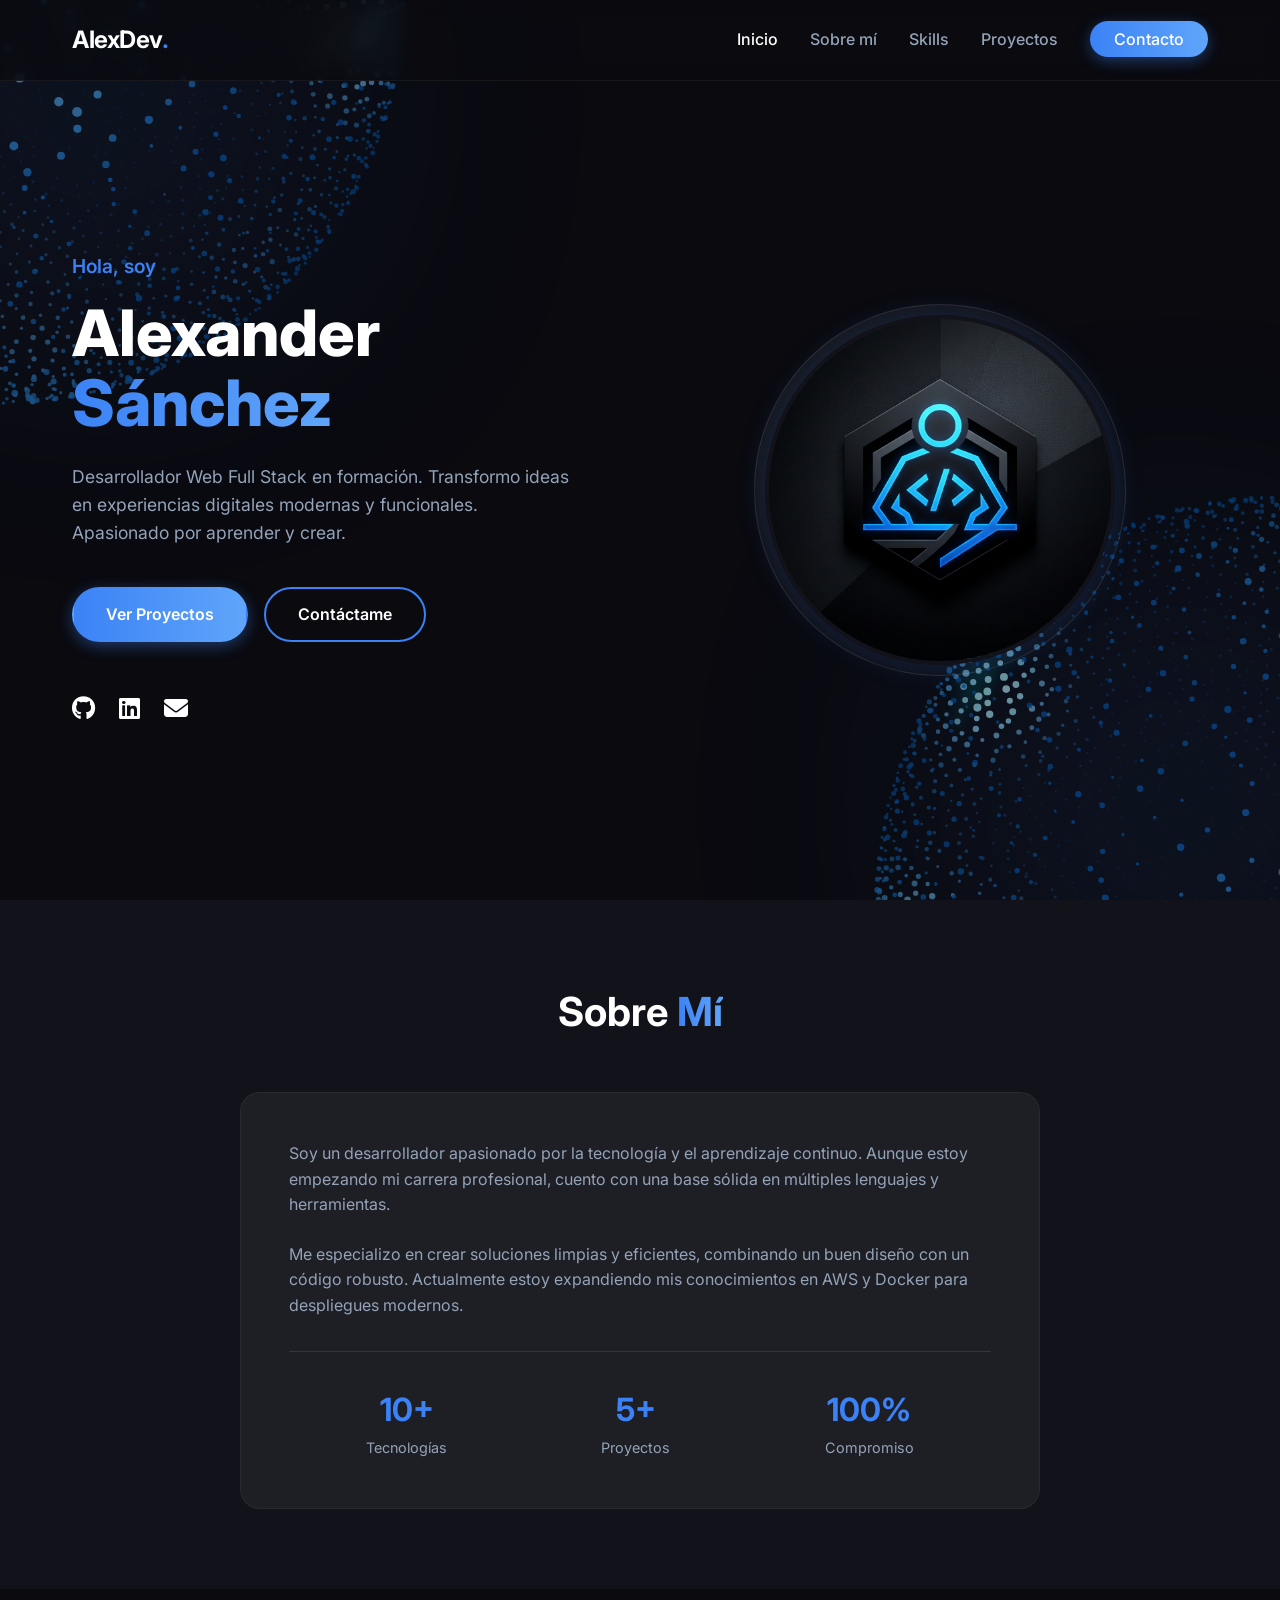
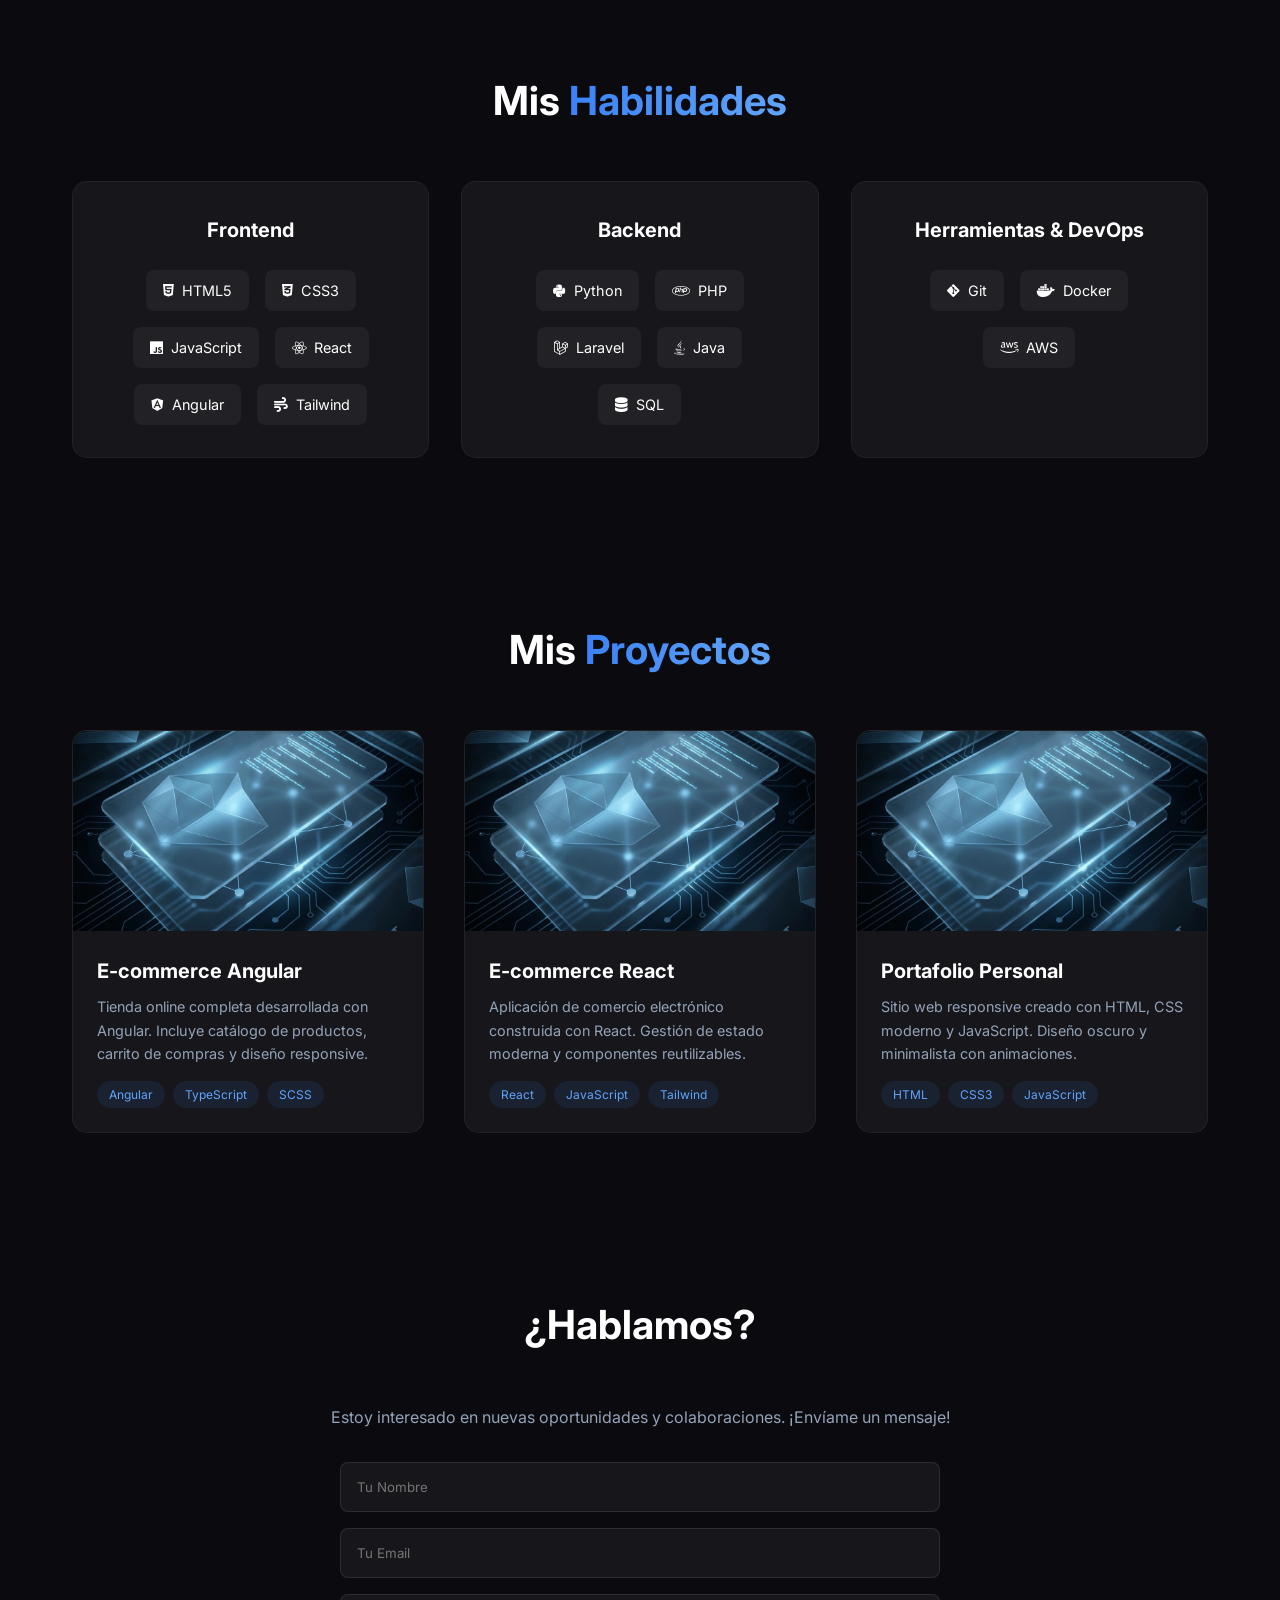
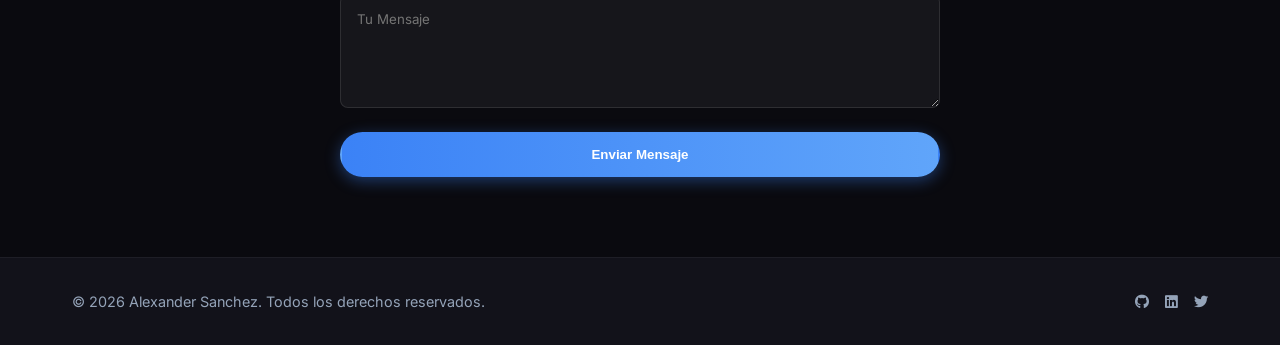
<file: index.html>
<!DOCTYPE html>
<html lang="es">

<head>
    <meta charset="UTF-8">
    <meta name="viewport" content="width=device-width, initial-scale=1.0">
    <title>Alexander Sanchez | Desarrollador Web</title>
    <meta name="description"
        content="Portafolio de Alexander Sanchez, desarrollador web especializado en HTML, CSS, JS, Python y más.">

    <!-- Favicon -->
    <link rel="icon" type="image/png" href="assets/favicon.png">

    <!-- Fonts -->
    <link rel="preconnect" href="https://fonts.googleapis.com">
    <link rel="preconnect" href="https://fonts.gstatic.com" crossorigin>
    <link href="https://fonts.googleapis.com/css2?family=Inter:wght@300;400;600;700&display=swap" rel="stylesheet">

    <!-- Icons -->
    <link rel="stylesheet" href="https://cdnjs.cloudflare.com/ajax/libs/font-awesome/6.4.0/css/all.min.css">

    <!-- Styles -->
    <link rel="stylesheet" href="styles.css">
</head>

<body>
    <div class="background-effects">
        <div class="glow glow-1"></div>
        <div class="glow glow-2"></div>
        <!-- Cursor Glow Effect -->
        <div class="cursor-glow"></div>

        <!-- AI Orb Background -->
        <div class="orb-container">
            <canvas id="aiOrb" width="800" height="800"></canvas>
        </div>
    </div>

    <header class="header">
        <div class="container container-header">
            <a href="#" class="logo">AlexDev<span class="accent">.</span></a>

            <button class="mobile-toggle" aria-label="Abrir menú">
                <i class="fas fa-bars"></i>
            </button>

            <nav class="nav">
                <ul class="nav-list">
                    <li><a href="#inicio" class="nav-link active">Inicio</a></li>
                    <li><a href="#sobre-mi" class="nav-link">Sobre mí</a></li>
                    <li><a href="#skills" class="nav-link">Skills</a></li>
                    <li><a href="#proyectos" class="nav-link">Proyectos</a></li>
                    <li><a href="#contacto" class="nav-link btn-primary">Contacto</a></li>
                </ul>
            </nav>
        </div>
    </header>

    <main>
        <!-- Hero Section -->
        <section id="inicio" class="hero">
            <div class="container hero-container">
                <div class="hero-content">
                    <p class="hero-subtitle">Hola, soy</p>
                    <h1 class="hero-title">Alexander <span class="text-gradient">Sánchez</span></h1>
                    <p class="hero-description">
                        Desarrollador Web Full Stack en formación. Transformo ideas en experiencias digitales modernas y
                        funcionales. Apasionado por aprender y crear.
                    </p>
                    <div class="hero-buttons">
                        <a href="#proyectos" class="btn btn-primary">Ver Proyectos</a>
                        <a href="#contacto" class="btn btn-outline">Contáctame</a>
                    </div>
                    <div class="social-links">
                        <a href="https://github.com/Reysanx/" target="_blank" aria-label="GitHub"><i
                                class="fab fa-github"></i></a>
                        <a href="#" aria-label="LinkedIn"><i class="fab fa-linkedin"></i></a>
                        <a href="mailto:alexandersanjara.com" aria-label="Email"><i class="fas fa-envelope"></i></a>
                    </div>
                </div>
                <div class="hero-image">
                    <div class="img-wrapper">
                        <!-- Placeholder image generated later -->
                        <img src="assets/avatar_placeholder.png" alt="Alexander Sanchez" class="profile-img">
                    </div>
                </div>
            </div>
        </section>

        <!-- About Section -->
        <section id="sobre-mi" class="section about">
            <div class="container">
                <h2 class="section-title">Sobre <span class="text-gradient">Mí</span></h2>
                <div class="about-content">
                    <div class="about-text">
                        <p>
                            Soy un desarrollador apasionado por la tecnología y el aprendizaje continuo. Aunque estoy
                            empezando mi carrera profesional, cuento con una base sólida en múltiples lenguajes y
                            herramientas.
                        </p>
                        <p>
                            Me especializo en crear soluciones limpias y eficientes, combinando un buen diseño con un
                            código robusto. Actualmente estoy expandiendo mis conocimientos en AWS y Docker para
                            despliegues modernos.
                        </p>
                        <ul class="about-stats">
                            <li>
                                <span class="stat-number">10+</span>
                                <span class="stat-label">Tecnologías</span>
                            </li>
                            <li>
                                <span class="stat-number">5+</span>
                                <span class="stat-label">Proyectos</span>
                            </li>
                            <li>
                                <span class="stat-number">100%</span>
                                <span class="stat-label">Compromiso</span>
                            </li>
                        </ul>
                    </div>
                </div>
            </div>
        </section>

        <!-- Skills Section -->
        <section id="skills" class="section skills">
            <div class="container">
                <h2 class="section-title">Mis <span class="text-gradient">Habilidades</span></h2>
                <div class="skills-grid">
                    <!-- Frontend -->
                    <div class="skill-category">
                        <h3>Frontend</h3>
                        <div class="skill-items">
                            <div class="skill-item"><i class="fab fa-html5"></i> HTML5</div>
                            <div class="skill-item"><i class="fab fa-css3-alt"></i> CSS3</div>
                            <div class="skill-item"><i class="fab fa-js"></i> JavaScript</div>
                            <div class="skill-item"><i class="fab fa-react"></i> React</div>
                            <div class="skill-item"><i class="fab fa-angular"></i> Angular</div>
                            <div class="skill-item"><i class="fas fa-wind"></i> Tailwind</div>
                        </div>
                    </div>

                    <!-- Backend -->
                    <div class="skill-category">
                        <h3>Backend</h3>
                        <div class="skill-items">
                            <div class="skill-item"><i class="fab fa-python"></i> Python</div>
                            <div class="skill-item"><i class="fab fa-php"></i> PHP</div>
                            <div class="skill-item"><i class="fab fa-laravel"></i> Laravel</div>
                            <div class="skill-item"><i class="fab fa-java"></i> Java</div>
                            <div class="skill-item"><i class="fas fa-database"></i> SQL</div>
                        </div>
                    </div>

                    <!-- Tools & DevOps -->
                    <div class="skill-category">
                        <h3>Herramientas & DevOps</h3>
                        <div class="skill-items">
                            <div class="skill-item"><i class="fab fa-git-alt"></i> Git</div>
                            <div class="skill-item"><i class="fab fa-docker"></i> Docker</div>
                            <div class="skill-item"><i class="fab fa-aws"></i> AWS</div>
                        </div>
                    </div>
                </div>
            </div>
        </section>

        <!-- Projects Section -->
        <section id="proyectos" class="section projects">
            <div class="container">
                <h2 class="section-title">Mis <span class="text-gradient">Proyectos</span></h2>
                <div class="projects-grid">

                    <!-- Project 1: Angular E-commerce -->
                    <article class="project-card fade-in-up" style="animation-delay: 0.1s;">
                        <div class="project-image">
                            <!-- Placeholder: Replace with actual screenshot of Angular project -->
                            <img src="assets/project_placeholder.png" alt="E-commerce Angular">
                            <div class="project-overlay">
                                <a href="https://github.com/Reysanx/e-commerse-Prototype-Angular" class="btn-icon"
                                    target="_blank" aria-label="Ver Código GitHub"><i class="fab fa-github"></i></a>
                                <a href="https://angular.alexandersanchezjara.com" target="_blank" class="btn-icon"
                                    target="_blank" aria-label="Ver Demo en Vivo"><i
                                        class="fas fa-external-link-alt"></i></a>
                            </div>
                        </div>
                        <div class="project-info">
                            <h3>E-commerce Angular</h3>
                            <p>Tienda online completa desarrollada con Angular. Incluye catálogo de productos, carrito
                                de compras y diseño responsive.</p>
                            <div class="project-tags">
                                <span>Angular</span>
                                <span>TypeScript</span>
                                <span>SCSS</span>
                            </div>
                        </div>
                    </article>

                    <!-- Project 2: React E-commerce -->
                    <article class="project-card fade-in-up" style="animation-delay: 0.2s;">
                        <div class="project-image">
                            <!-- Placeholder: Replace with actual screenshot of React project -->
                            <img src="assets/project_placeholder.png" alt="E-commerce React">
                            <div class="project-overlay">
                                <a href="https://github.com/Reysanx/tech-cart-quest" class="btn-icon" target="_blank"
                                    aria-label="Ver Código GitHub"><i class="fab fa-github"></i></a>
                                <a href="https://react.alexandersanchezjara.com" target="_blank" class="btn-icon"
                                    target="_blank" aria-label="Ver Demo en Vivo"><i
                                        class="fas fa-external-link-alt"></i></a>
                            </div>
                        </div>
                        <div class="project-info">
                            <h3>E-commerce React</h3>
                            <p>Aplicación de comercio electrónico construida con React. Gestión de estado moderna y
                                componentes reutilizables.</p>
                            <div class="project-tags">
                                <span>React</span>
                                <span>JavaScript</span>
                                <span>Tailwind</span>
                            </div>
                        </div>
                    </article>

                    <!-- Project 3: Portafolio Personal -->
                    <article class="project-card fade-in-up" style="animation-delay: 0.3s;">
                        <div class="project-image">
                            <img src="assets/project_placeholder.png" alt="Portafolio Personal">
                            <div class="project-overlay">
                                <a href="https://github.com/Reysanx/Portafolio" target="_blank" class="btn-icon"
                                    target="_blank" aria-label="Ver Código GitHub"><i class="fab fa-github"></i></a>
                                <a href="#" class="btn-icon" aria-label="Ver Demo en Vivo"><i
                                        class="fas fa-external-link-alt"></i></a>
                            </div>
                        </div>
                        <div class="project-info">
                            <h3>Portafolio Personal</h3>
                            <p>Sitio web responsive creado con HTML, CSS moderno y JavaScript. Diseño oscuro y
                                minimalista con animaciones.</p>
                            <div class="project-tags">
                                <span>HTML</span>
                                <span>CSS3</span>
                                <span>JavaScript</span>
                            </div>
                        </div>
                    </article>

                </div>
            </div>
        </section>

        <!-- Contact Section -->
        <section id="contacto" class="section contact">
            <div class="container">
                <h2 class="section-title">¿Hablamos?</h2>
                <p class="contact-text">Estoy interesado en nuevas oportunidades y colaboraciones. ¡Envíame un mensaje!
                </p>

                <div class="contact-wrapper">
                    <form class="contact-form" action="https://formspree.io/f/PLACEHOLDER" method="POST">
                        <div class="form-group">
                            <input type="text" name="name" placeholder="Tu Nombre" required>
                        </div>
                        <div class="form-group">
                            <input type="email" name="email" placeholder="Tu Email" required>
                        </div>
                        <div class="form-group">
                            <textarea name="message" placeholder="Tu Mensaje" rows="5" required></textarea>
                        </div>
                        <button type="submit" class="btn btn-primary">Enviar Mensaje</button>
                    </form>
                </div>
            </div>
        </section>
    </main>

    <footer class="footer">
        <div class="container footer-content">
            <p>&copy; 2026 Alexander Sanchez. Todos los derechos reservados.</p>
            <div class="footer-social">
                <a href="https://github.com/Reysanx/" target="_blank"><i class="fab fa-github"></i></a>
                <a href="#"><i class="fab fa-linkedin"></i></a>
                <a href="#"><i class="fab fa-twitter"></i></a>
            </div>
        </div>
    </footer>

    <script src="script.js"></script>
</body>

</html>
</file>
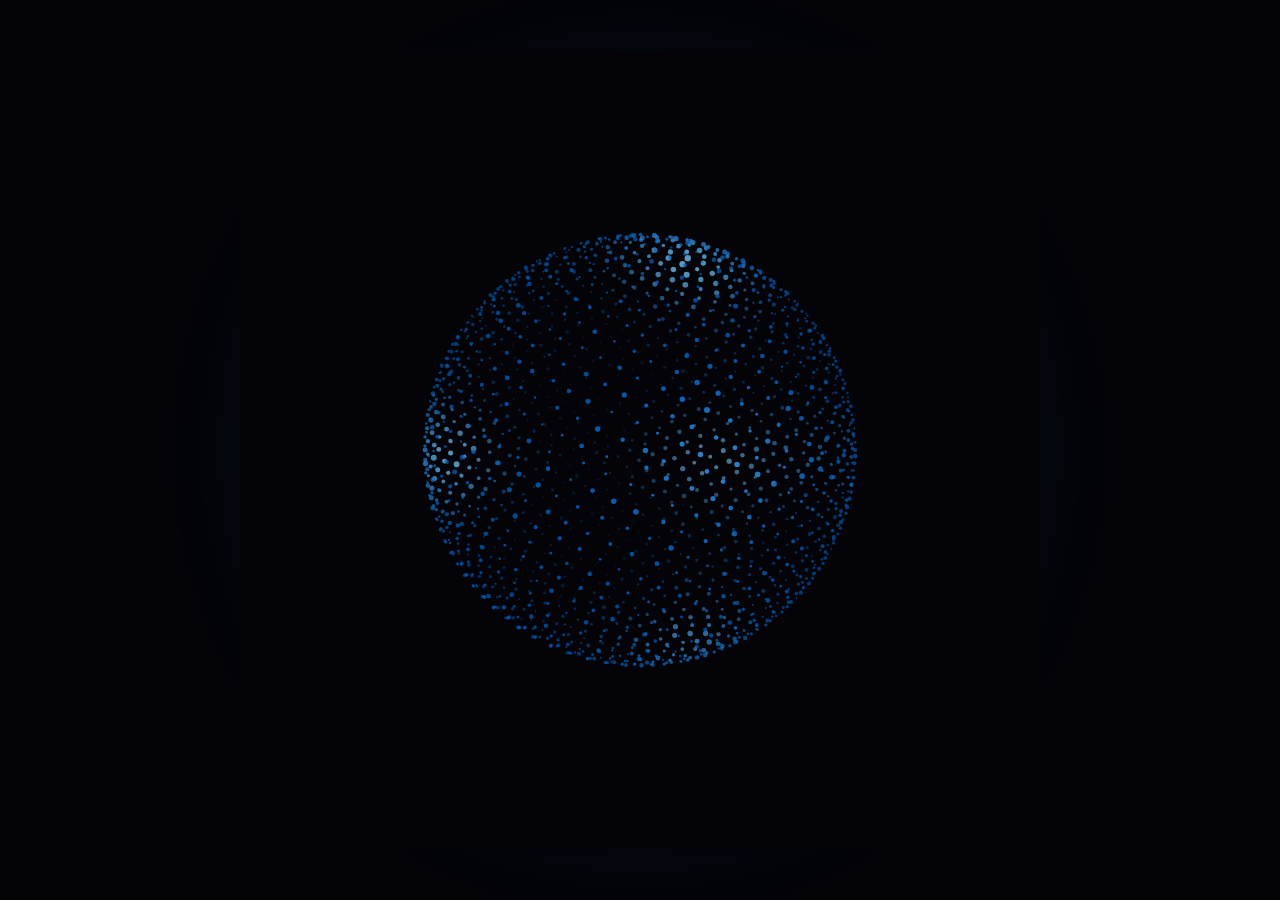
<file: background.html>
<!DOCTYPE html>
<html lang="en">

<head>
    <meta charset="UTF-8">
    <meta name="viewport" content="width=device-width, initial-scale=1.0">
    <title>AI Thinking Orb</title>
    <style>
        body {
            margin: 0;
            padding: 0;
            background-color: #030308;
            display: flex;
            justify-content: center;
            align-items: center;
            height: 100vh;
            overflow: hidden;
            font-family: sans-serif;
        }

        .canvas-container {
            position: relative;
            width: 800px;
            height: 800px;
            border-radius: 50%;
            /* Soft background glow to frame the orb */
            box-shadow: 0 0 100px rgba(0, 200, 255, 0.05), inset 0 0 150px rgba(0, 0, 0, 1);
            background: radial-gradient(circle at center, #0a0a1a 0%, #030308 60%);
        }

        canvas {
            display: block;
        }
    </style>
</head>

<body>

    <div class="canvas-container">
        <canvas id="aiOrb" width="800" height="800"></canvas>
    </div>

    <script>
        const canvas = document.getElementById('aiOrb');
        const ctx = canvas.getContext('2d');

        const width = canvas.width;
        const height = canvas.height;
        const cx = width / 2;
        const cy = height / 2;

        // 3D Engine Constants
        const focalLength = 800;
        const sphereRadius = 260;
        const numDots = 1800;

        // Arrays to hold particle data
        let particles = [];

        // Generate particles distributed on a sphere
        // We use a Fibonacci sphere distribution for an even spread, 
        // then convert to spherical coordinates so we can animate their orbits.
        const goldenRatio = Math.PI * (3 - Math.sqrt(5));

        for (let i = 0; i < numDots; i++) {
            let y = 1 - (i / (numDots - 1)) * 2; // y goes from 1 to -1
            let radiusAtY = Math.sqrt(1 - y * y);
            let theta = goldenRatio * i; // longitude

            let x = Math.cos(theta) * radiusAtY;
            let z = Math.sin(theta) * radiusAtY;

            // Convert to spherical coords for easy orbiting
            let lat = Math.asin(y);
            let lon = Math.atan2(z, x);

            particles.push({
                lat: lat,
                lon: lon,
                // Variations in orbit speed based on latitude and random offset
                orbitSpeed: (0.002 + Math.random() * 0.003) * (y > 0 ? 1 : -1),
                baseSize: 1 + Math.random() * 1.5
            });
        }

        let time = 0;

        function animate() {
            time += 0.01;

            // Clear canvas with a very slight fade for motion blur
            ctx.fillStyle = 'rgba(3, 3, 8, 1)';
            ctx.fillRect(0, 0, width, height);

            let renderedPoints = [];

            // Base rotation of the entire orb
            let mainRotX = time * 0.5;
            let mainRotZ = Math.sin(time * 0.3) * 0.2;

            let cosX = Math.cos(mainRotX);
            let sinX = Math.sin(mainRotX);
            let cosZ = Math.cos(mainRotZ);
            let sinZ = Math.sin(mainRotZ);

            for (let i = 0; i < numDots; i++) {
                let p = particles[i];

                // Update longitude to make dots orbit
                p.lon += p.orbitSpeed;

                // Convert back to Cartesian for 3D projection
                let rCosLat = sphereRadius * Math.cos(p.lat);
                let ox = rCosLat * Math.cos(p.lon);
                let oy = sphereRadius * Math.sin(p.lat);
                let oz = rCosLat * Math.sin(p.lon);

                // Rotate around X axis (tilt)
                let y1 = oy * cosX - oz * sinX;
                let z1 = oz * cosX + oy * sinX;
                let x1 = ox;

                // Rotate around Z axis (wobble)
                let x2 = x1 * cosZ - y1 * sinZ;
                let y2 = y1 * cosZ + x1 * sinZ;
                let z2 = z1;

                // --- Calculate "Pulse" traveling across surface ---
                // We use intersecting 3D sine waves moving through space to create organic pulses
                let wave1 = Math.sin(x2 * 0.015 + time * 4);
                let wave2 = Math.cos(y2 * 0.02 - time * 3);
                let wave3 = Math.sin(z2 * 0.01 + time * 5);

                // Combine waves and map to a 0-1 energy level
                let rawPulse = (wave1 + wave2 + wave3) / 3;
                let energy = Math.pow((rawPulse + 1) / 2, 4); // Power of 4 makes pulses sharp and distinct

                renderedPoints.push({
                    x: x2,
                    y: y2,
                    z: z2,
                    energy: energy,
                    baseSize: p.baseSize
                });
            }

            // Depth sorting (Painter's Algorithm) to draw back dots first
            renderedPoints.sort((a, b) => b.z - a.z);

            // Render Phase
            for (let i = 0; i < numDots; i++) {
                let pt = renderedPoints[i];

                // 3D Perspective Projection
                let scale = focalLength / (focalLength + pt.z + 200);
                if (scale < 0) continue; // Behind camera

                let screenX = cx + pt.x * scale;
                let screenY = cy + pt.y * scale;

                // Styling based on depth and energy
                let zFade = (pt.z + sphereRadius) / (sphereRadius * 2); // Map Z to 0-1
                zFade = Math.max(0, Math.min(1, zFade)); // Clamp

                // Front dots are more opaque
                let baseAlpha = 0.8 - zFade * 0.7;

                // Calculate colors based on the pulse energy
                // Low energy: Dim, deep cyan/blue
                // High energy: Bright cyan/white
                let r = Math.floor(0 + pt.energy * 200);
                let g = Math.floor(100 + pt.energy * 155);
                let b = Math.floor(200 + pt.energy * 55);

                let alpha = Math.min(1, baseAlpha + pt.energy * 0.8);
                let radius = (pt.baseSize + pt.energy * 3) * scale;

                ctx.beginPath();
                ctx.arc(screenX, screenY, radius, 0, Math.PI * 2);
                ctx.fillStyle = `rgba(${r}, ${g}, ${b}, ${alpha})`;

                // Add a glow effect only to the high-energy (pulsing) dots to save CPU
                if (pt.energy > 0.6 && zFade < 0.5) {
                    ctx.shadowBlur = 15;
                    ctx.shadowColor = `rgba(0, 255, 255, ${pt.energy})`;
                } else {
                    ctx.shadowBlur = 0;
                }

                ctx.fill();
            }

            requestAnimationFrame(animate);
        }

        // Start animation loop
        animate();
    </script>
</body>

</html>
</file>
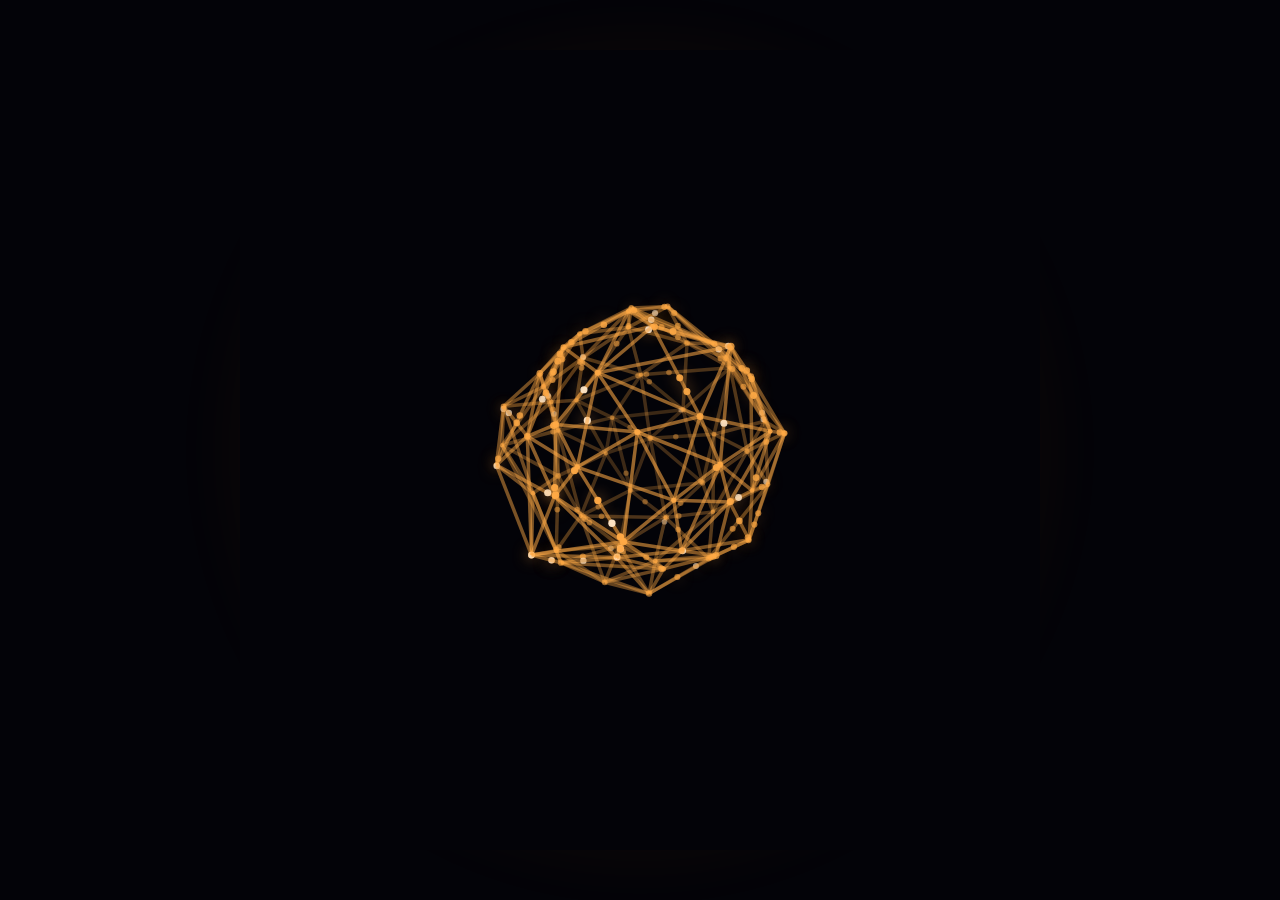
<file: LogoAnimted.html>
<!DOCTYPE html>
<html lang="es">

<head>
    <meta charset="UTF-8">
    <meta name="viewport" content="width=device-width, initial-scale=1.0">
    <title>Red Esférica Viva - Pequeña y Gruesa</title>
    <style>
        body {
            margin: 0;
            padding: 0;
            background-color: #030308;
            display: flex;
            justify-content: center;
            align-items: center;
            height: 100vh;
            overflow: hidden;
            font-family: sans-serif;
        }

        .canvas-container {
            position: relative;
            width: 800px;
            height: 800px;
            border-radius: 50%;
            /* Brillo de fondo ajustado al nuevo tamaño */
            box-shadow: 0 0 80px rgba(255, 160, 0, 0.05), inset 0 0 150px rgba(0, 0, 0, 1);
            background: radial-gradient(circle at center, #0a0a1a 0%, #030308 50%);
        }

        canvas {
            display: block;
        }
    </style>
</head>

<body>

    <div class="canvas-container">
        <canvas id="livingNetwork" width="800" height="800"></canvas>
    </div>

    <script>
        const canvas = document.getElementById('livingNetwork');
        const ctx = canvas.getContext('2d');

        const width = canvas.width;
        const height = canvas.height;
        const cx = width / 2;
        const cy = height / 2;

        // Constantes del motor 3D
        const focalLength = 800;
        // REDUCIDO: El radio de la esfera es ahora mucho menor (antes 260)
        const sphereRadius = 150;

        // Colores Uniformes (Ámbar)
        const colorAmbar = 'rgba(255, 170, 70,';
        const colorLuz = 'rgba(255, 230, 200,';

        // --- Geometría Esférica Uniforme ---
        let rawNodes = [];
        let numNodes = 65;
        const goldenRatio = Math.PI * (3 - Math.sqrt(5));

        for (let i = 0; i < numNodes; i++) {
            let y = 1 - (i / (numNodes - 1)) * 2;
            let radiusAtY = Math.sqrt(1 - y * y);
            let theta = goldenRatio * i;

            rawNodes.push({
                baseX: sphereRadius * Math.cos(theta) * radiusAtY,
                baseY: sphereRadius * y,
                baseZ: sphereRadius * Math.sin(theta) * radiusAtY,

                oscSpeed: 0.5 + Math.random() * 1.5,
                phaseX: Math.random() * Math.PI * 2,
                phaseY: Math.random() * Math.PI * 2,
                phaseZ: Math.random() * Math.PI * 2,
                amplitude: 8 + Math.random() * 15, // Oscilación adaptada al nuevo tamaño

                glowSpeed: 0.1 + Math.random() * 0.1,
                baseSize: 1.5 + Math.random() * 1.5
            });
        }

        // Definir las conexiones
        let edges = [];
        for (let i = 0; i < numNodes; i++) {
            for (let j = i + 1; j < numNodes; j++) {
                let dx = rawNodes[i].baseX - rawNodes[j].baseX;
                let dy = rawNodes[i].baseY - rawNodes[j].baseY;
                let dz = rawNodes[i].baseZ - rawNodes[j].baseZ;
                let distSq = dx * dx + dy * dy + dz * dz;

                // Ajustado para conectar correctamente en el nuevo tamaño
                if (distSq < sphereRadius * sphereRadius * 0.55) {
                    edges.push({ a: i, b: j });
                }
            }
        }

        // --- Partículas de Luz ---
        let lightParticles = [];
        const numLightParticles = 120; // Ligeramente reducido para no saturar la red más pequeña

        function createLightParticle() {
            let edgeIndex = Math.floor(Math.random() * edges.length);
            return {
                edgeIndex: edgeIndex,
                pos: Math.random(),
                speed: 0.004 + Math.random() * 0.006,
                color: Math.random() < 0.8 ? colorAmbar : colorLuz
            };
        }

        for (let i = 0; i < numLightParticles; i++) {
            lightParticles.push(createLightParticle());
        }

        // --- Motor de Animación ---
        let time = 0;

        function animate() {
            time += 0.01;

            // Rastro oscuro
            ctx.fillStyle = 'rgba(3, 3, 8, 1)';
            ctx.fillRect(0, 0, width, height);

            // Rotación global constante (sin interacción del ratón)
            let rotX = time * 0.2;
            let rotY = time * 0.3;
            let rotZ = Math.sin(time * 0.1) * 0.1;

            let cosX = Math.cos(rotX), sinX = Math.sin(rotX);
            let cosY = Math.cos(rotY), sinY = Math.sin(rotY);
            let cosZ = Math.cos(rotZ), sinZ = Math.sin(rotZ);

            let processedNodes = [];

            // 1. Aplicar Transformaciones y Fluctuaciones Orgánicas
            for (let p of rawNodes) {
                // Oscilación natural
                let ox = p.baseX + Math.sin(time * p.oscSpeed + p.phaseX) * p.amplitude;
                let oy = p.baseY + Math.cos(time * p.oscSpeed * 1.2 + p.phaseY) * p.amplitude;
                let oz = p.baseZ + Math.sin(time * p.oscSpeed * 0.8 + p.phaseZ) * p.amplitude;

                // Rotaciones 3D
                let y1 = oy * cosX - oz * sinX;
                let z1 = oz * cosX + oy * sinX;
                let x1 = ox;

                let x2 = x1 * cosY - z1 * sinY;
                let z2 = z1 * cosY + x1 * sinY;
                let y2 = y1;

                let x3 = x2 * cosZ - y2 * sinZ;
                let y3 = y2 * cosZ + x2 * sinZ;
                let z3 = z2;

                let glow = (Math.sin(time * p.glowSpeed * 10) + 1) / 2;

                processedNodes.push({
                    x: x3, y: y3, z: z3,
                    baseSize: p.baseSize,
                    glow: glow
                });
            }

            let renderedLines = [];
            let renderedNodes = [];
            let renderedLights = [];

            // 2. Proyectar Líneas
            for (let edge of edges) {
                let pA = processedNodes[edge.a];
                let pB = processedNodes[edge.b];

                let scaleA = focalLength / (focalLength + pA.z + 100);
                let scaleB = focalLength / (focalLength + pB.z + 100);
                if (scaleA < 0 || scaleB < 0) continue;

                renderedLines.push({
                    ax: cx + pA.x * scaleA, ay: cy + pA.y * scaleA,
                    bx: cx + pB.x * scaleB, by: cy + pB.y * scaleB,
                    z: (pA.z + pB.z) / 2
                });
            }

            // 3. Proyectar Nodos
            for (let i = 0; i < processedNodes.length; i++) {
                let p = processedNodes[i];
                let scale = focalLength / (focalLength + p.z + 100);
                if (scale < 0) continue;

                renderedNodes.push({
                    x: cx + p.x * scale,
                    y: cy + p.y * scale,
                    z: p.z,
                    size: (p.baseSize + p.glow * 1.5) * scale,
                    glow: p.glow
                });
            }

            // 4. Procesar y Proyectar Luces Viajeras
            for (let p of lightParticles) {
                p.pos += p.speed;
                if (p.pos >= 1) {
                    p.edgeIndex = Math.floor(Math.random() * edges.length);
                    p.pos = 0;
                    p.color = Math.random() < 0.7 ? colorAmbar : colorLuz;
                }

                let edge = edges[p.edgeIndex];
                let pA = processedNodes[edge.a];
                let pB = processedNodes[edge.b];

                let ptX = pA.x + (pB.x - pA.x) * p.pos;
                let ptY = pA.y + (pB.y - pA.y) * p.pos;
                let ptZ = pA.z + (pB.z - pA.z) * p.pos;

                let scale = focalLength / (focalLength + ptZ + 100);
                if (scale < 0) continue;

                renderedLights.push({
                    x: cx + ptX * scale,
                    y: cy + ptY * scale,
                    z: ptZ,
                    // Luz un poco más grande para compensar líneas gruesas
                    size: 3.5 * scale,
                    color: p.color
                });
            }

            // 5. Ordenar por profundidad 
            let allElements = [
                ...renderedLines.map(l => ({ ...l, type: 'line' })),
                ...renderedNodes.map(n => ({ ...n, type: 'node' })),
                ...renderedLights.map(lt => ({ ...lt, type: 'light' }))
            ];
            allElements.sort((a, b) => b.z - a.z);

            // 6. Renderizar
            for (let el of allElements) {
                let zFade = (el.z + sphereRadius) / (sphereRadius * 2.5);
                zFade = Math.max(0, Math.min(1, zFade));
                let depthAlpha = 1.0 - zFade * 0.8;

                ctx.shadowBlur = 0;

                if (el.type === 'line') {
                    ctx.beginPath();
                    ctx.moveTo(el.ax, el.ay);
                    ctx.lineTo(el.bx, el.by);

                    ctx.strokeStyle = `${colorAmbar} ${depthAlpha * 0.6})`;
                    // AUMENTADO: Las líneas son mucho más gruesas ahora (antes 1.2)
                    ctx.lineWidth = 3.5;
                    ctx.stroke();

                } else if (el.type === 'node') {
                    ctx.beginPath();
                    ctx.arc(el.x, el.y, el.size, 0, Math.PI * 2);
                    let nodeAlpha = depthAlpha * (0.8 + el.glow * 0.2);
                    ctx.fillStyle = `${colorAmbar} ${nodeAlpha})`;

                    if (zFade < 0.4) {
                        ctx.shadowBlur = 12;
                        ctx.shadowColor = `rgba(255, 170, 70, ${el.glow * 0.6})`;
                    }
                    ctx.fill();

                } else if (el.type === 'light') {
                    ctx.beginPath();
                    ctx.arc(el.x, el.y, el.size, 0, Math.PI * 2);
                    ctx.fillStyle = `${el.color} ${depthAlpha})`;

                    if (zFade < 0.6) {
                        ctx.shadowBlur = 15;
                        ctx.shadowColor = `rgba(255, 170, 70, ${depthAlpha})`;
                    }
                    ctx.fill();
                }
            }

            requestAnimationFrame(animate);
        }

        animate();
    </script>
</body>

</html>
</file>
<file: styles.css>
:root {
    --bg-primary: #0a0a0f;
    --bg-secondary: #12121a;
    --bg-card: rgba(255, 255, 255, 0.05);
    --accent-primary: #3b82f6;
    --accent-secondary: #60a5fa;
    --accent-glow: rgba(59, 130, 246, 0.4);
    --text-primary: #ffffff;
    --text-secondary: #94a3b8;
    --font-main: 'Inter', sans-serif;
    --transition: all 0.3s ease;
    --transition-slow: all 0.5s cubic-bezier(0.4, 0, 0.2, 1);
}

/* --- Animations Keyframes --- */
@keyframes fadeInUp {
    from {
        opacity: 0;
        transform: translateY(40px);
    }

    to {
        opacity: 1;
        transform: translateY(0);
    }
}

@keyframes fadeInLeft {
    from {
        opacity: 0;
        transform: translateX(-40px);
    }

    to {
        opacity: 1;
        transform: translateX(0);
    }
}

@keyframes fadeInRight {
    from {
        opacity: 0;
        transform: translateX(40px);
    }

    to {
        opacity: 1;
        transform: translateX(0);
    }
}

@keyframes scaleIn {
    from {
        opacity: 0;
        transform: scale(0.8);
    }

    to {
        opacity: 1;
        transform: scale(1);
    }
}

@keyframes float {

    0%,
    100% {
        transform: translateY(0);
    }

    50% {
        transform: translateY(-15px);
    }
}

@keyframes pulse {

    0%,
    100% {
        box-shadow: 0 0 0 0 var(--accent-glow);
    }

    50% {
        box-shadow: 0 0 20px 10px transparent;
    }
}

@keyframes shimmer {
    0% {
        background-position: -200% center;
    }

    100% {
        background-position: 200% center;
    }
}

@keyframes glowPulse {

    0%,
    100% {
        opacity: 0.15;
        transform: scale(1);
    }

    50% {
        opacity: 0.25;
        transform: scale(1.1);
    }
}

@keyframes gradientFlow {
    0% {
        background-position: 0% 50%;
    }

    50% {
        background-position: 100% 50%;
    }

    100% {
        background-position: 0% 50%;
    }
}

@keyframes bounce {

    0%,
    100% {
        transform: translateY(0);
    }

    50% {
        transform: translateY(-5px);
    }
}

* {
    margin: 0;
    padding: 0;
    box-sizing: border-box;
}

html {
    scroll-behavior: smooth;
}

body {
    font-family: var(--font-main);
    background-color: var(--bg-primary);
    color: var(--text-primary);
    line-height: 1.6;
    overflow-x: hidden;
}

a {
    text-decoration: none;
    color: inherit;
    transition: var(--transition);
}

ul {
    list-style: none;
}

img {
    max-width: 100%;
    display: block;
}

/* --- Utilities --- */
.container {
    max-width: 1200px;
    margin: 0 auto;
    padding: 0 2rem;
}

.text-gradient {
    background: linear-gradient(90deg, var(--accent-primary), var(--accent-secondary), var(--accent-primary));
    background-size: 200% auto;
    -webkit-background-clip: text;
    background-clip: text;
    -webkit-text-fill-color: transparent;
    animation: gradientFlow 3s linear infinite;
}

.section {
    padding: 5rem 0;
}

.section-title {
    font-size: 2.5rem;
    text-align: center;
    margin-bottom: 3rem;
    font-weight: 700;
}

/* --- Buttons --- */
.btn {
    display: inline-block;
    padding: 0.8rem 2rem;
    border-radius: 50px;
    font-weight: 600;
    cursor: pointer;
    border: 2px solid transparent;
    position: relative;
    overflow: hidden;
    transition: var(--transition);
}

.btn::after {
    content: '';
    position: absolute;
    top: 0;
    left: -100%;
    width: 100%;
    height: 100%;
    background: linear-gradient(90deg, transparent, rgba(255, 255, 255, 0.2), transparent);
    transition: 0.5s;
}

.btn:hover::after {
    left: 100%;
}

.btn-primary {
    background: linear-gradient(90deg, var(--accent-primary), var(--accent-secondary));
    color: white;
    box-shadow: 0 4px 15px rgba(59, 130, 246, 0.4);
    animation: pulse 3s infinite;
}

.btn-primary:hover {
    transform: translateY(-3px) scale(1.02);
    box-shadow: 0 8px 25px rgba(59, 130, 246, 0.6);
}

.btn-outline {
    border-color: var(--accent-primary);
    color: var(--text-primary);
}

.btn-outline:hover {
    background: rgba(59, 130, 246, 0.1);
    transform: translateY(-2px);
}

/* Ripple Effect Span */
.btn span {
    position: absolute;
    background: #fff;
    transform: translate(-50%, -50%);
    pointer-events: none;
    border-radius: 50%;
    animation: ripple 1s linear infinite;
}

@keyframes ripple {
    0% {
        width: 0px;
        height: 0px;
        opacity: 0.5;
    }

    100% {
        width: 500px;
        height: 500px;
        opacity: 0;
    }
}

/* --- Background Effects --- */
.background-effects {
    position: fixed;
    top: 0;
    left: 0;
    width: 100%;
    height: 100%;
    z-index: -1;
    overflow: hidden;
    pointer-events: none;
}

.glow {
    position: absolute;
    width: 400px;
    height: 400px;
    background: var(--accent-primary);
    border-radius: 50%;
    filter: blur(150px);
    opacity: 0.15;
}

.glow-1 {
    top: -100px;
    left: -100px;
}

.glow-2 {
    bottom: -100px;
    right: -100px;
}

/* AI Orb Background Animation */
.orb-container {
    position: fixed;
    top: 0;
    left: 0;
    width: 100vw;
    height: 100vh;
    z-index: -1;
    pointer-events: none;
    opacity: 0.6;
}

#aiOrb {
    width: 100%;
    height: 100%;
    display: block;
}

/* Cursor Glow */
.cursor-glow {
    position: fixed;
    width: 600px;
    height: 600px;
    background: radial-gradient(circle, rgba(59, 130, 246, 0.15) 0%, transparent 70%);
    border-radius: 50%;
    pointer-events: none;
    z-index: 0;
    transform: translate(-50%, -50%);
    transition: transform 0.15s ease-out;
    /* Smooth lag */
    left: 50%;
    top: 50%;
    opacity: 0;
    /* Hidden initially until moved */
}

/* --- Header --- */
.header {
    position: fixed;
    top: 0;
    width: 100%;
    z-index: 1000;
    background: rgba(10, 10, 15, 0.8);
    backdrop-filter: blur(10px);
    border-bottom: 1px solid rgba(255, 255, 255, 0.05);
}

.container-header {
    display: flex;
    justify-content: space-between;
    align-items: center;
    height: 80px;
}

.logo {
    font-size: 1.5rem;
    font-weight: 700;
    letter-spacing: -0.5px;
}

.logo .accent {
    color: var(--accent-primary);
}

.nav-list {
    display: flex;
    gap: 2rem;
    align-items: center;
}

.nav-link {
    font-weight: 500;
    position: relative;
    color: var(--text-secondary);
}

.nav-link:hover,
.nav-link.active {
    color: var(--text-primary);
}

.nav-link:not(.btn-primary)::after {
    content: '';
    position: absolute;
    width: 0;
    height: 2px;
    bottom: -5px;
    left: 0;
    background: var(--accent-primary);
    transition: width 0.3s;
}

.nav-link.btn-primary {
    padding: 0.5rem 1.5rem;
    border-radius: 50px;
    color: white;
}

.nav-link:not(.btn-primary):hover::after {
    width: 100%;
}

.mobile-toggle {
    display: none;
    background: none;
    border: none;
    color: var(--text-primary);
    font-size: 1.5rem;
    cursor: pointer;
}

/* --- Hero --- */
.hero {
    min-height: 100vh;
    display: flex;
    align-items: center;
    padding-top: 80px;
}

.hero-container {
    display: grid;
    grid-template-columns: 1fr 1fr;
    gap: 4rem;
    align-items: center;
}

.hero-subtitle {
    color: var(--accent-primary);
    font-weight: 600;
    margin-bottom: 1rem;
    font-size: 1.2rem;
}

.hero-title {
    font-size: 4rem;
    line-height: 1.1;
    margin-bottom: 1.5rem;
    font-weight: 800;
}

.hero-description {
    color: var(--text-secondary);
    font-size: 1.1rem;
    margin-bottom: 2.5rem;
    max-width: 500px;
}

.hero-buttons {
    display: flex;
    gap: 1rem;
    margin-bottom: 3rem;
}

.social-links {
    display: flex;
    gap: 1.5rem;
    font-size: 1.5rem;
}

.social-links a:hover {
    color: var(--accent-primary);
    transform: translateY(-3px);
}

.hero-image {
    display: flex;
    justify-content: center;
    position: relative;
}

.img-wrapper {
    position: relative;
    z-index: 10;
    border-radius: 50%;
    padding: 10px;
    background: linear-gradient(135deg, var(--bg-card), transparent);
    border: 1px solid rgba(255, 255, 255, 0.1);
}

.profile-img {
    width: 350px;
    height: 350px;
    object-fit: cover;
    border-radius: 50%;
    border: 4px solid var(--bg-secondary);
    animation: float 6s ease-in-out infinite;
    box-shadow: 0 0 30px rgba(59, 130, 246, 0.2);
}

/* --- About --- */
.about {
    background: var(--bg-secondary);
}

.about-content {
    background: var(--bg-card);
    padding: 3rem;
    border-radius: 20px;
    border: 1px solid rgba(255, 255, 255, 0.05);
    max-width: 800px;
    margin: 0 auto;
}

.about-text p {
    margin-bottom: 1.5rem;
    color: var(--text-secondary);
}

.about-stats {
    display: flex;
    justify-content: space-around;
    margin-top: 2rem;
    padding-top: 2rem;
    border-top: 1px solid rgba(255, 255, 255, 0.1);
}

.about-stats li {
    text-align: center;
}

.stat-number {
    display: block;
    font-size: 2rem;
    font-weight: 700;
    color: var(--accent-primary);
}

.stat-label {
    font-size: 0.9rem;
    color: var(--text-secondary);
}

/* --- Skills --- */
.skills-grid {
    display: grid;
    grid-template-columns: repeat(auto-fit, minmax(300px, 1fr));
    gap: 2rem;
}

.skill-category {
    background: var(--bg-card);
    padding: 2rem;
    border-radius: 15px;
    border: 1px solid rgba(255, 255, 255, 0.05);
    transition: var(--transition);
}

.skill-category:hover {
    transform: translateY(-5px);
    border-color: var(--accent-primary);
}

.skill-category h3 {
    margin-bottom: 1.5rem;
    font-size: 1.25rem;
    text-align: center;
}

.skill-items {
    display: flex;
    flex-wrap: wrap;
    gap: 1rem;
    justify-content: center;
}

.skill-item {
    background: rgba(255, 255, 255, 0.05);
    padding: 0.5rem 1rem;
    border-radius: 8px;
    font-size: 0.9rem;
    display: flex;
    align-items: center;
    gap: 8px;
    transition: var(--transition);
    border: 1px solid transparent;
}

.skill-item:hover {
    background: rgba(59, 130, 246, 0.1);
    color: var(--accent-secondary);
    border-color: var(--accent-primary);
    transform: translateY(-3px);
    box-shadow: 0 5px 15px rgba(59, 130, 246, 0.2);
    animation: bounce 0.6s ease;
}

/* --- Projects --- */
.projects-grid {
    display: grid;
    grid-template-columns: repeat(auto-fit, minmax(320px, 1fr));
    gap: 2.5rem;
}

.project-card {
    background: var(--bg-card);
    border-radius: 15px;
    overflow: hidden;
    border: 1px solid rgba(255, 255, 255, 0.05);
    transition: var(--transition);
}

.project-card:hover {
    transform: translateY(-10px) rotateX(2deg);
    box-shadow: 0 15px 40px rgba(0, 0, 0, 0.4);
    border-color: var(--accent-primary);
}

.project-image {
    position: relative;
    overflow: hidden;
    height: 200px;
}

.project-image img {
    width: 100%;
    height: 100%;
    object-fit: cover;
    transition: transform 0.5s;
}

.project-card:hover .project-image img {
    transform: scale(1.1);
}

.project-overlay {
    position: absolute;
    top: 0;
    left: 0;
    width: 100%;
    height: 100%;
    background: rgba(10, 10, 15, 0.8);
    display: flex;
    justify-content: center;
    align-items: center;
    gap: 1rem;
    opacity: 0;
    transition: opacity 0.3s;
}

.project-card:hover .project-overlay {
    opacity: 1;
}

.btn-icon {
    width: 45px;
    height: 45px;
    background: white;
    color: var(--bg-primary);
    border-radius: 50%;
    display: flex;
    align-items: center;
    justify-content: center;
    font-size: 1.2rem;
    transition: var(--transition);
}

.btn-icon:hover {
    background: var(--accent-primary);
    color: white;
    transform: scale(1.1);
}

.project-info {
    padding: 1.5rem;
}

.project-info h3 {
    margin-bottom: 0.5rem;
    font-size: 1.25rem;
}

.project-info p {
    color: var(--text-secondary);
    margin-bottom: 1rem;
    font-size: 0.9rem;
}

.project-tags {
    display: flex;
    gap: 0.5rem;
    flex-wrap: wrap;
}

.project-tags span {
    font-size: 0.75rem;
    padding: 0.25rem 0.75rem;
    background: rgba(59, 130, 246, 0.1);
    color: var(--accent-secondary);
    border-radius: 20px;
}

/* --- Contact --- */
.contact {
    text-align: center;
}

.contact-wrapper {
    max-width: 600px;
    margin: 0 auto;
}

.contact-text {
    margin-bottom: 2rem;
    color: var(--text-secondary);
}

.contact-form {
    display: flex;
    flex-direction: column;
    gap: 1rem;
}

.form-group input,
.form-group textarea {
    width: 100%;
    padding: 1rem;
    background: var(--bg-card);
    border: 1px solid rgba(255, 255, 255, 0.1);
    border-radius: 8px;
    color: var(--text-primary);
    font-family: var(--font-main);
    transition: var(--transition);
}

.form-group input:focus,
.form-group textarea:focus {
    outline: none;
    border-color: var(--accent-primary);
    background: rgba(59, 130, 246, 0.05);
}

/* --- Footer --- */
.footer {
    padding: 2rem 0;
    border-top: 1px solid rgba(255, 255, 255, 0.05);
    background: var(--bg-secondary);
    font-size: 0.9rem;
    color: var(--text-secondary);
}

.footer-content {
    display: flex;
    justify-content: space-between;
    align-items: center;
}

.footer-social {
    display: flex;
    gap: 1rem;
}

.footer-social a:hover {
    color: var(--accent-primary);
}

/* --- Responsive --- */
@media (max-width: 768px) {
    .section-title {
        font-size: 2rem;
    }

    .header {
        padding: 0 1rem;
    }

    .mobile-toggle {
        display: block;
        z-index: 1001;
    }

    .nav {
        position: fixed;
        top: 0;
        right: -100%;
        width: 70%;
        height: 100vh;
        background: var(--bg-secondary);
        z-index: 1000;
        transition: 0.4s ease;
        padding-top: 100px;
        box-shadow: -5px 0 15px rgba(0, 0, 0, 0.5);
    }

    .nav.active {
        right: 0;
    }

    .nav-list {
        flex-direction: column;
        gap: 1.5rem;
    }

    .nav-link {
        font-size: 1.2rem;
    }

    .hero-container {
        grid-template-columns: 1fr;
        text-align: center;
        padding-top: 2rem;
    }

    .hero-title {
        font-size: 3rem;
    }

    .hero-description {
        margin: 0 auto 2.5rem;
    }

    .hero-buttons {
        justify-content: center;
    }

    .social-links {
        justify-content: center;
    }

    .hero-image {
        order: -1;
        margin-bottom: 3rem;
    }

    .profile-img {
        width: 250px;
        height: 250px;
    }

    .footer-content {
        flex-direction: column;
        gap: 1rem;
        text-align: center;
    }
}
</file>
